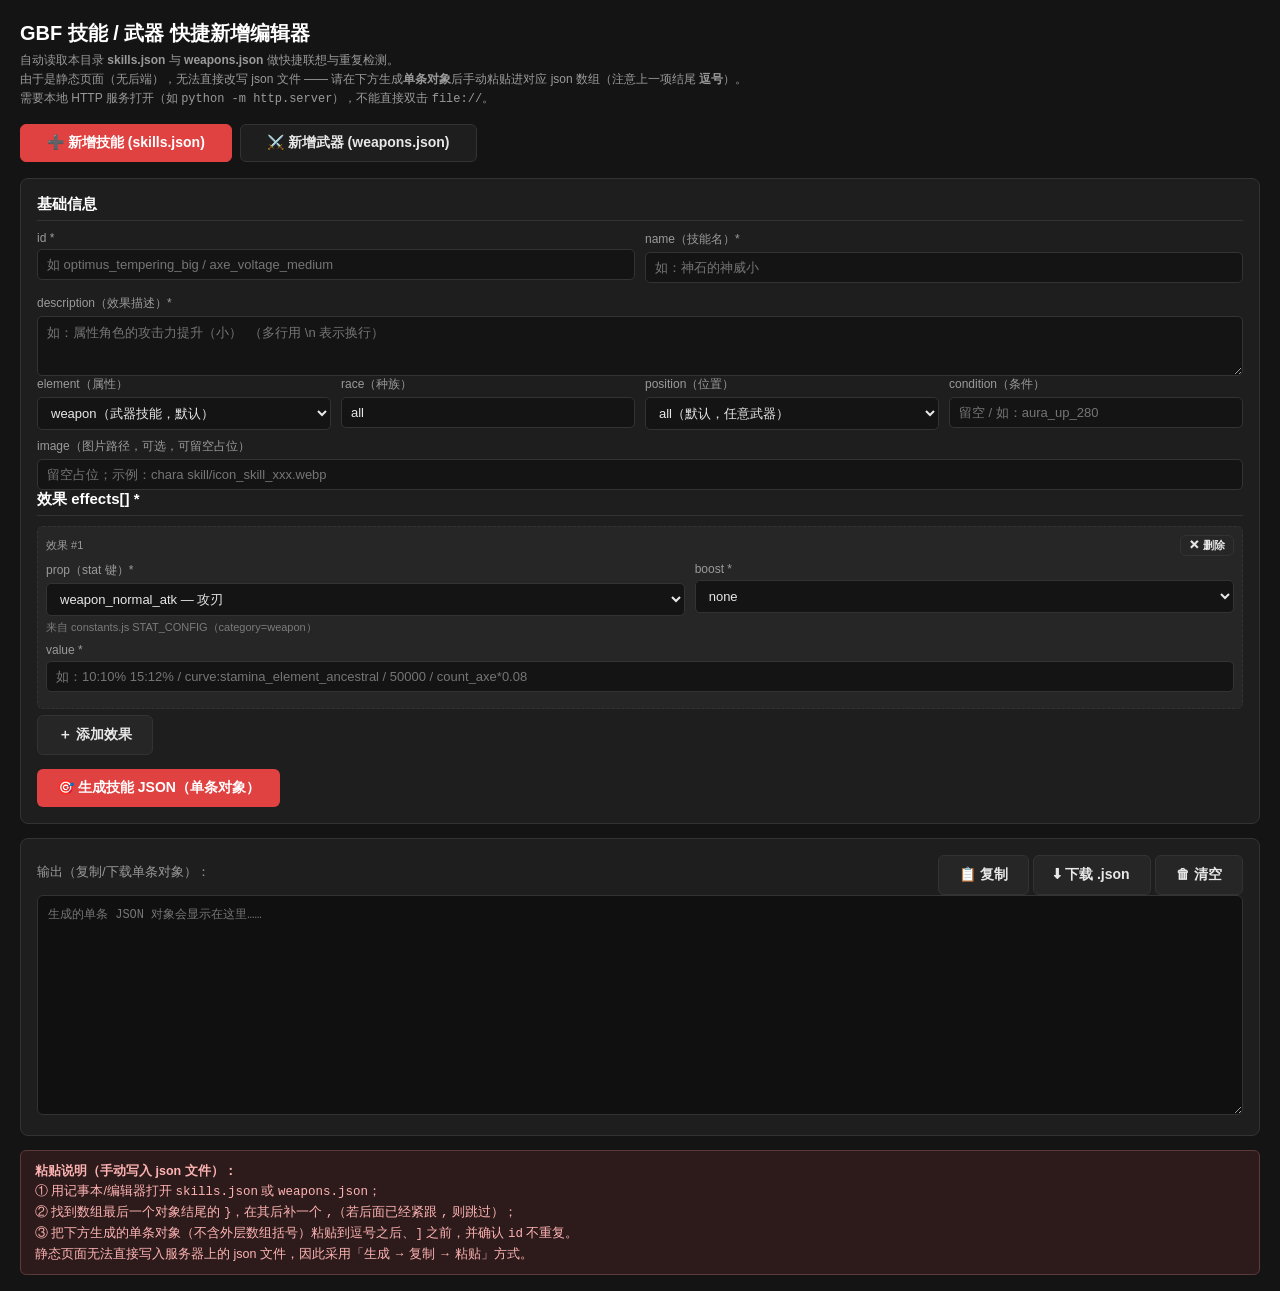
<file: 0215 copy/skill_weapon_editor.html>
<!DOCTYPE html>
<html lang="zh-CN">
<head>
<meta charset="UTF-8">
<meta name="viewport" content="width=device-width, initial-scale=1">
<title>GBF 技能/武器 快捷新增编辑器</title>
<style>
  :root{
    --bg:#141414; --panel:#1e1e1e; --panel2:#262626; --line:#333;
    --txt:#e8e8e8; --muted:#9a9a9a; --accent:#e04241; --ok:#4caf50;
  }
  *{box-sizing:border-box}
  body{font-family:'Microsoft YaHei','PingFang SC','Noto Sans CJK SC',sans-serif;background:var(--bg);color:var(--txt);margin:0;padding:20px;}
  h1{font-size:20px;margin:0 0 4px;color:#fff}
  .sub{color:var(--muted);font-size:12px;margin-bottom:14px;line-height:1.6}

  .tabs{display:flex;gap:8px;margin-bottom:16px}
  .tab{flex:0 1 auto;padding:9px 26px;border:1px solid var(--line);border-radius:6px;cursor:pointer;background:var(--panel);color:var(--txt);font-size:14px;font-weight:600;transition:.15s}
  .tab.active{background:var(--accent);color:#fff;border-color:var(--accent)}
  .tab:hover:not(.active){background:var(--panel2)}

  .card{background:var(--panel);border:1px solid var(--line);border-radius:8px;padding:16px;margin-bottom:14px}
  .card h2{font-size:15px;margin:0 0 10px;color:#fff;border-bottom:1px solid var(--line);padding-bottom:6px}

  .row{display:flex;flex-wrap:wrap;gap:10px;align-items:flex-start;margin-bottom:8px}
  .field{display:flex;flex-direction:column;gap:4px;flex:1 1 220px}
  .field label{font-size:12px;color:var(--muted);white-space:nowrap}
  .field input,.field select,.field textarea{
    background:#141414;color:var(--txt);border:1px solid var(--line);border-radius:5px;
    padding:7px 9px;font-size:13px;font-family:inherit;
  }
  .field textarea{min-height:60px;resize:vertical}
  .field .hint{font-size:11px;color:#7b7b7b}
  .field .dup{font-size:11px;color:#ffb648}

  .suggest{border:1px solid var(--accent);background:var(--panel2);border-radius:5px;max-height:150px;overflow:auto;display:none}
  .suggest .opt{display:block;padding:5px 9px;font-size:12px;color:var(--muted);cursor:pointer;border-bottom:1px solid var(--line)}
  .suggest .opt b{color:var(--txt)}
  .suggest .opt.sel{background:#333}

  button{background:var(--accent);color:#fff;border:none;border-radius:6px;padding:10px 20px;font-size:14px;font-weight:600;cursor:pointer}
  button.ghost{background:var(--panel2);color:var(--txt);border:1px solid var(--line)}
  button.small{background:var(--panel2);color:var(--txt);border:1px solid var(--line);font-size:12px;padding:5px 10px;border-radius:5px}

  .toolbar{display:flex;gap:8px;flex-wrap:wrap;margin-top:14px}
  .output{margin-top:14px}
  .output label{font-size:13px;color:var(--muted);display:block;margin-bottom:6px}
  .output textarea{width:100%;min-height:220px;background:#101010;color:#7ee787;border:1px solid var(--line);border-radius:6px;padding:10px;font-family:'Consolas','Menlo',monospace;font-size:12px;white-space:pre;resize:vertical;}

  .notice{background:#2d1a1a;border:1px solid #5a3a3a;color:#ffb4b4;border-radius:6px;padding:10px 14px;margin-top:14px;font-size:12.5px;line-height:1.6}

  .dynrow{border:1px dashed var(--line);border-radius:6px;padding:8px;margin-bottom:6px;background:var(--panel2)}
  .dynrow .head{display:flex;justify-content:space-between;align-items:center;margin-bottom:6px}
  .dynrow .head span{font-size:11px;color:var(--muted)}
  .dynrow .head button.ghost{padding:2px 8px;font-size:11px}

  .slot-preview{font-size:11px;color:var(--muted);margin-bottom:4px}
  .slot-preview span{color:#f5e08b}
  .slot-preview .desc{color:#b8b8b8}

  .switch{display:inline-flex;align-items:center;gap:6px;font-size:12px;color:var(--muted)}
  .switch input{accent-color:var(--accent)}
  table.mini{width:100%;border-collapse:collapse}
  table.mini td,table.mini th{border:1px solid var(--line);padding:6px;font-size:12px}
</style>
</head>
<body>
<h1>GBF 技能 / 武器 快捷新增编辑器</h1>
<div class="sub">
  自动读取本目录 <b>skills.json</b> 与 <b>weapons.json</b> 做快捷联想与重复检测。<br>
  由于是静态页面（无后端），无法直接改写 json 文件 —— 请在下方生成<b>单条对象</b>后手动粘贴进对应 json 数组（注意上一项结尾 <b>逗号</b>）。<br>
  需要本地 HTTP 服务打开（如 <code>python -m http.server</code>），不能直接双击 <code>file://</code>。
</div>

<div class="tabs">
  <div class="tab active" onclick="switchTab('skill')">➕ 新增技能 (skills.json)</div>
  <div class="tab" onclick="switchTab('weapon')">⚔️ 新增武器 (weapons.json)</div>
</div>

<!-- ============ 技能 Tab ============ -->
<div id="tab-skill" class="card">
  <h2>基础信息</h2>
  <div class="row">
    <div class="field">
      <label>id *</label>
      <input id="s_id" data-suggest="skillId" placeholder="如 optimus_tempering_big / axe_voltage_medium">
      <div class="dup" id="s_id_dup"></div>
      <div class="suggest" id="s_id_sug"></div>
    </div>
    <div class="field">
      <label>name（技能名）*</label>
      <input id="s_name" data-suggest="skillName" placeholder="如：神石的神威小">
      <div class="dup" id="s_name_dup"></div>
      <div class="suggest" id="s_name_sug"></div>
    </div>
  </div>
  <div class="field">
    <label>description（效果描述）*</label>
    <textarea id="s_desc" rows="2" placeholder="如：属性角色的攻击力提升（小）  （多行用 \n 表示换行）"></textarea>
  </div>
  <div class="row">
    <div class="field">
      <label>element（属性）</label>
      <select id="s_element">
        <option value="weapon">weapon（武器技能，默认）</option>
        <option value="all">all（全属性）</option>
      </select>
    </div>
    <div class="field">
      <label>race（种族）</label>
      <input id="s_race" value="all" list="raceList">
      <datalist id="raceList"><option value="all"></datalist>
    </div>
    <div class="field">
      <label>position（位置）</label>
      <select id="s_position">
        <option value="all">all（默认，任意武器）</option>
        <option value="mc">mc（主角得意武器）</option>
      </select>
    </div>
    <div class="field">
      <label>condition（条件）</label>
      <input id="s_condition" placeholder="留空 / 如：aura_up_280">
    </div>
  </div>
  <div class="field">
    <label>image（图片路径，可选，可留空占位）</label>
    <input id="s_image" placeholder="留空占位；示例：chara skill/icon_skill_xxx.webp">
  </div>

  <h2>效果 effects[] *</h2>
  <div id="s_effects"></div>
  <button class="ghost" onclick="addEffect()">＋ 添加效果</button>

  <div class="toolbar">
    <button onclick="generateSkill()">🎯 生成技能 JSON（单条对象）</button>
  </div>
</div>

<!-- ============ 武器 Tab ============ -->
<div id="tab-weapon" class="card" style="display:none">
  <h2>基础信息</h2>
  <div class="row">
    <div class="field">
      <label>id *（英文/罗马音）</label>
      <input id="w_id" data-suggest="weaponId" placeholder="如：Skeletal Eclipse">
      <div class="dup" id="w_id_dup"></div>
      <div class="suggest" id="w_id_sug"></div>
    </div>
    <div class="field">
      <label>name *（中文名）</label>
      <input id="w_name" data-suggest="weaponName" placeholder="如：暗龙枪">
      <div class="dup" id="w_name_dup"></div>
      <div class="suggest" id="w_name_sug"></div>
    </div>
  </div>
  <div class="row">
    <div class="field">
      <label>type *（武器类型）</label>
      <select id="w_type">
        <option value="sabre">剑 sabre</option>
        <option value="dagger">短剑 dagger</option>
        <option value="spear">枪 spear</option>
        <option value="axe">斧 axe</option>
        <option value="staff">杖 staff</option>
        <option value="gun">铳 gun</option>
        <option value="fist">格斗 fist</option>
        <option value="bow">弓 bow</option>
        <option value="harp">琴 harp</option>
        <option value="katana">刀 katana</option>
      </select>
    </div>
    <div class="field">
      <label>element *（属性）</label>
      <select id="w_element">
        <option value="火">火</option><option value="水">水</option><option value="土">土</option>
        <option value="风">风</option><option value="光">光</option><option value="暗" selected>暗</option>
      </select>
    </div>
    <div class="field">
      <label>category *（分类）</label>
      <input id="w_category" data-suggest="weaponCategory" list="catList" placeholder="如：lm / fawu / 方阵 ..." value="lm">
      <datalist id="catList"></datalist>
      <div class="dup" id="w_category_dup"></div>
      <div class="suggest" id="w_category_sug"></div>
    </div>
    <div class="field">
      <label>image（图片路径，可选，留空占位）</label>
      <input id="w_image" placeholder="留空占位；示例：weapons/M_xxx.webp">
    </div>
  </div>

  <h2>基础数值 stats</h2>
  <div class="row">
    <div class="field"><label>hp</label><input id="w_hp" type="text" inputmode="decimal" placeholder="请输入基准 HP"></div>
    <div class="field"><label>atk</label><input id="w_atk" type="text" inputmode="decimal" placeholder="请输入基准 atk"></div>
    <div class="field"><label>max_level</label><input id="w_maxlevel" type="text" inputmode="decimal" value="150"></div>
    <div class="field"><label>weapon_multiplier（奥义倍率）</label><input id="w_multiply" type="text" inputmode="decimal" value="5"></div>
    <div class="field"><label>ca_fixed（奥义固定值）</label><input id="w_cafixed" type="text" inputmode="decimal" value="4000"></div>
    <div class="field"><label>allow_extra（容许 +）</label>
      <select id="w_allowextra"><option value="false">false</option><option value="true">true</option></select>
    </div>
  </div>

  <h2>技能槽 skill_slots（下拉选择已有技能）</h2>
  <div class="notice" style="font-size:12px">
    每个槽可用下拉选择<b>已存在</b>的技能（显示「技能名 — 效果」）。默认是<b>固定技能</b>；勾选「可选槽」后改为多选 options。
  </div>
  <div id="w_slots"></div>
  <button class="ghost" onclick="addSlot()">＋ 添加技能槽</button>

  <div class="toolbar">
    <button onclick="generateWeapon()">🎯 生成武器 JSON（单条对象）</button>
  </div>
</div>

<!-- ============ 输出 ============ -->
<div class="card output">
  <div style="display:flex;justify-content:space-between;align-items:center;gap:8px;flex-wrap:wrap">
    <label>输出（复制/下载单条对象）：</label>
    <div>
      <button class="ghost" onclick="copyOut()">📋 复制</button>
      <button class="ghost" onclick="downloadOut()">⬇ 下载 .json</button>
      <button class="ghost" onclick="clearOut()">🗑 清空</button>
    </div>
  </div>
  <textarea id="output" placeholder="生成的单条 JSON 对象会显示在这里……"></textarea>
  <div id="output-msg"></div>
</div>

<div class="notice">
  <b>粘贴说明（手动写入 json 文件）：</b><br>
  ① 用记事本/编辑器打开 <code>skills.json</code> 或 <code>weapons.json</code>；<br>
  ② 找到数组最后一个对象结尾的 <code>}</code>，在其后补一个 <code>,</code>（若后面已经紧跟 <code>,</code> 则跳过）；<br>
  ③ 把下方生成的单条对象（不含外层数组括号）粘贴到逗号之后、<code>]</code> 之前，并确认 <code>id</code> 不重复。<br>
  静态页面无法直接写入服务器上的 json 文件，因此采用「生成 → 复制 → 粘贴」方式。
</div>

<script>
/* =====================================================================
 * 数据加载：读取本目录 skills.json / weapons.json / js/constants.js
 * 纯静态页无法直接写文件，仅用于联想与重复检测。
 * ===================================================================== */
let SKILLS = [], WEAPONS = [], STAT_CONFIG = [];
let dataReady = false;

const STAT_CONFIG_FALLBACK = [
  ["weapon_normal_atk","攻刃","percent"],["weapon_omega_atk","M攻刃","percent"],
  ["weapon_odious_atk","od攻刃","percent"],["weapon_ex_atk","ex攻刃","percent"],
  ["weapon_special_ex_atk","ex攻刃（特殊）","percent"],["weapon_normal_stamina","浑身","percent"],
  ["weapon_omega_stamina","M浑身","percent"],["weapon_normal_enmity","背水","percent"],
  ["weapon_omega_enmity","M背水","percent"],["weapon_element_atk","属性攻击","percent"],
  ["weapon_progression_element_atk","属性攻击（进境）","percent"],["weapon_critical_hit_rate","暴击率","percent"],
  ["weapon_counter_rate","反击发生率","percent"],["weapon_counter_dmg","反击伤害增加","percent"],
  ["weapon_da","da几率","percent"],["weapon_ta","ta几率","percent"],
  ["weapon_enhance_optimus","神石","percent"],["weapon_enhance_omega","方阵","percent"],
  ["weapon_elem_bonus_na","平a属性追击","percent"],["weapon_elem_bonus_ca","奥义属性追击","percent"],
  ["weapon_elem_bonus_skill","技能属性追击","percent"],["weapon_hp","hp","percent"],
  ["weapon_hp_cut","hp减少","percent"],["weapon_hp_dmg","hp开局减少","percent"],
  ["weapon_turn_dmg","hp每回合减少","percent"],["weapon_heal","回复力","percent"],
  ["weapon_heal_cap","回复上限","percent"],["weapon_def","防御","percent"],
  ["weapon_hit_to_def","防御下降","percent"],["weapon_dmg_reduce","先制的防壁","percent"],
  ["weapon_element_reduce","属性伤害减轻","percent"],["weapon_dodge_all","全回避发生率","percent"],
  ["weapon_dodge_rate","回避率","percent"],["weapon_hostility","敌对心","percent"],
  ["weapon_debuff_resistance","弱体耐性","percent"],["weapon_turn_dmg_reduce","回合类伤害减轻","percent"],
  ["weapon_dmg_cap","全上限","percent"],["weapon_special_dmg_cap","全上限（特殊）","percent"],
  ["weapon_dmg_amp","全伤害增幅","percent"],["weapon_dmg_to_elemental_amp","对有利属性伤害增幅","percent"],
  ["weapon_dmg_to_non_elemental_amp","对无属性伤害增幅","percent"],["weapon_na_dmg_cap","普通攻击伤害上限","percent"],
  ["weapon_na_dmg_amp","普通攻击伤害增幅","percent"],["weapon_na_ranshu","平A乱击段数","fixed"],
  ["weapon_skill_dmg","技能伤害提升","percent"],["weapon_ca_dmg","奥义伤害","percent"],
  ["weapon_skill_dmg_cap","技能伤害上限","percent"],["weapon_ca_dmg_cap","奥义伤害上限","percent"],
  ["weapon_special_skill_dmg_cap","技能伤害上限（特殊）","percent"],["weapon_skill_dmg_amp","技能伤害增幅","percent"],
  ["weapon_special_skill_dmg_amp","技能伤害增幅（特殊）","percent"],["weapon_special_ca_dmg_cap","奥义伤害上限（特殊）","percent"],
  ["weapon_special_na_dmg_amp","普通攻击伤害增幅（特殊）","percent"],["weapon_special_ca_dmg_amp","奥义伤害增幅（特殊）","percent"],
  ["weapon_special_skill_dmg_supp","技能伤害上升（特殊）","fixed"],["weapon_cb_dmg","CB伤害","percent"],
  ["weapon_cb_dmg_cap","CB伤害上限","percent"],["weapon_cb_dmg_amp","CB伤害增幅","percent"],
  ["weapon_fc_dmg_amp","致命连锁伤害增幅","percent"],["weapon_critical_hit_amp","暴击时伤害增幅","percent"],
  ["weapon_dmg_supp","全伤害上升","fixed"],["weapon_na_dmg_supp","普通攻击伤害上升","fixed"],
  ["weapon_special_na_dmg_supp","普通攻击伤害上升（特殊）","fixed"],["weapon_skill_dmg_supp","技能伤害上升","fixed"],
  ["weapon_skill_special_dmg_supp","技能伤害上升（特殊）","fixed"],["weapon_ca_dmg_supp","奥义伤害上升","fixed"],
  ["weapon_special_ca_dmg_supp","奥义伤害上升（特殊）","fixed"],["weapon_skill_hit_rate","技能命中率","percent"],
  ["weapon_debuff_success_rate","弱体成功率","percent"],["weapon_charge_gain","奥义值上升量","percent"],
  ["weapon_def_ignore","无视防御","percent"],["weapon_ax_atk","附魔攻击力","percent"],
  ["weapon_ax_stamina","附魔浑身","percent"],["weapon_ax_enmity","附魔背水","percent"],
  ["weapon_ax_element_atk","附魔属攻","percent"],["weapon_ax_da","附魔da几率","percent"],
  ["weapon_ax_ta","附魔ta几率","percent"],["weapon_ax_hp","附魔hp","percent"],
  ["weapon_ax_heal","附魔治愈力","percent"],["weapon_ax_heal_cap","附魔治愈上限","percent"],
  ["weapon_ax_def","附魔防御","percent"],["weapon_ax_element_reduce","附魔全属性伤害减轻","percent"],
  ["weapon_ax_debuff_resistance","附魔弱体耐性","percent"],["weapon_ax_na_dmg_cap","附魔普通攻击伤害上限","percent"],
  ["weapon_ax_skill_dmg_cap","附魔技能伤害上限","percent"],["weapon_ax_ca_dmg","附魔奥义伤害","percent"],
  ["weapon_ax_ca_dmg_cap","附魔奥义伤害上限","percent"],["weapon_ax_skill_dmg_supp","附魔技能伤害上升","fixed"],
  ["weapon_ax_ca_dmg_supp","附魔奥义伤害上升","fixed"],["weapon_ax_exp_gain","附魔经验加成","percent"],
  ["weapon_ax_rupie_gain","附魔卢布获取量加成","percent"],["weapon_des_bonus_na","平a破坏属性追击","percent"],
  ["weapon_des_bonus_ca","奥义破坏属性追击","percent"],["weapon_des_bonus_skill","技能破坏属性追击","percent"],
  ["weapon_shuichong_bonus_na","水铳sa属性追击","percent"]
];

async function loadData(){
  try{
    const [s, w] = await Promise.all([
      fetch('./skills.json').then(r=>r.ok?r.json():[]).catch(()=>[]),
      fetch('./weapons.json').then(r=>r.ok?r.json():[]).catch(()=>[])
    ]);
    if(Array.isArray(s)) SKILLS = s;
    if(Array.isArray(w)) WEAPONS = w;
    STAT_CONFIG = STAT_CONFIG_FALLBACK.map((x,i)=>({key:x[0],label:x[1],format:x[2]}));
    fillCats();
    document.title += '（已加载 ' + SKILLS.length + ' 技能 / ' + WEAPONS.length + ' 武器）';
  }catch(e){ STAT_CONFIG = STAT_CONFIG_FALLBACK.map((x,i)=>({key:x[0],label:x[1],format:x[2]})); }
  dataReady = true;
  refreshAllSlotOptions();
}
function fillCats(){
  const set = [...new Set(WEAPONS.map(w=>w.category).filter(Boolean))];
  const dl = document.getElementById('catList');
  if(dl) dl.innerHTML = set.map(c=>`<option value="${esc(c)}"></option>`).join('');
}
function esc(s){ return String(s).replace(/&/g,'&amp;').replace(/</g,'&lt;').replace(/>/g,'&gt;').replace(/"/g,'&quot;'); }

/* ================= Tab 切换 ================= */
function switchTab(t){
  document.getElementById('tab-skill').style.display = t==='skill'?'':'none';
  document.getElementById('tab-weapon').style.display = t==='weapon'?'':'none';
  const tabs = document.querySelectorAll('.tab');
  tabs[0].classList.toggle('active', t==='skill');
  tabs[1].classList.toggle('active', t==='weapon');
}

/* ================= 快捷联想（输入时列出已有数据） ================= */
function skillIdList(){
  const q = (document.getElementById('s_id').value||'').trim().toLowerCase();
  const el = document.getElementById('s_id_sug');
  if(!q){ el.innerHTML=''; el.style.display='none'; return; }
  const hit = SKILLS.filter(x=>(x.id||'').toLowerCase().includes(q)).slice(0,15);
  if(!hit.length){ el.innerHTML='<div class="opt">无匹配，可用新 id</div>'; el.style.display='block'; return; }
  el.innerHTML = hit.map(x=>`<div class="opt" onclick="pickSkillId('${esc(x.id)}')">${esc(x.id)} — <b>${esc(x.name)}</b></div>`).join('');
  el.style.display='block';
  const dup = document.getElementById('s_id_dup');
  dup.textContent = SKILLS.some(x=>x.id===document.getElementById('s_id').value)? '⚠ 该 id 已存在' : '';
}
function pickSkillId(v){ document.getElementById('s_id').value=v; skillIdList(); document.getElementById('s_id_sug').style.display='none'; }

function skillNameList(){
  const q = (document.getElementById('s_name').value||'').trim();
  const el = document.getElementById('s_name_sug');
  if(!q){ el.innerHTML=''; el.style.display='none'; return; }
  const hit = SKILLS.filter(x=>(x.name||'').includes(q)).slice(0,15);
  if(!hit.length){ el.innerHTML='<div class="opt">无匹配</div>'; el.style.display='block'; return; }
  el.innerHTML = hit.map(x=>`<div class="opt" onclick="pickSkillName('${esc(x.name)}')">${esc(x.id)} — <b>${esc(x.name)}</b></div>`).join('');
  el.style.display='block';
  document.getElementById('s_name_dup').textContent =
    SKILLS.some(x=>x.name===document.getElementById('s_name').value) ? '⚠ 同名技能已存在' : '';
}
function pickSkillName(v){ document.getElementById('s_name').value=v; document.getElementById('s_name_sug').style.display='none'; }

function weaponIdList(){
  const q = (document.getElementById('w_id').value||'').trim().toLowerCase();
  const el = document.getElementById('w_id_sug');
  if(!q){ el.innerHTML=''; el.style.display='none'; return; }
  const hit = WEAPONS.filter(x=>(x.id||'').toLowerCase().includes(q)).slice(0,15);
  if(!hit.length){ el.innerHTML='<div class="opt">无匹配，可用新 id</div>'; el.style.display='block'; return; }
  el.innerHTML = hit.map(x=>`<div class="opt" onclick="pickWeaponId('${esc(x.id)}')">${esc(x.id)} — <b>${esc(x.name)}</b></div>`).join('');
  el.style.display='block';
  document.getElementById('w_id_dup').textContent =
    WEAPONS.some(x=>x.id===document.getElementById('w_id').value) ? '⚠ 该 id 已存在' : '';
}
function pickWeaponId(v){ document.getElementById('w_id').value=v; document.getElementById('w_id_sug').style.display='none'; }

function weaponNameList(){
  const q = (document.getElementById('w_name').value||'').trim();
  const el = document.getElementById('w_name_sug');
  if(!q){ el.innerHTML=''; el.style.display='none'; return; }
  const hit = WEAPONS.filter(x=>(x.name||'').includes(q)).slice(0,10);
  if(!hit.length){ el.innerHTML='<div class="opt">无匹配</div>'; el.style.display='block'; return; }
  el.innerHTML = hit.map(x=>`<div class="opt" onclick="pickWeaponName('${esc(x.name)}')">${esc(x.id)} — <b>${esc(x.name)}</b></div>`).join('');
  el.style.display='block';
  document.getElementById('w_name_dup').textContent =
    WEAPONS.some(x=>x.name===document.getElementById('w_name').value) ? '⚠ 同名武器已存在' : '';
}
function pickWeaponName(v){ document.getElementById('w_name').value=v; document.getElementById('w_name_sug').style.display='none'; }

function weaponCatList(){
  const q = (document.getElementById('w_category').value||'').trim();
  const el = document.getElementById('w_category_sug');
  if(!q){ el.innerHTML=''; el.style.display='none'; return; }
  const cats = [...new Set(WEAPONS.map(x=>x.category).filter(c=>c&&c.includes(q)))].slice(0,10);
  if(!cats.length){ el.innerHTML='<div class="opt">无匹配分类（可新建）</div>'; el.style.display='block'; return; }
  el.innerHTML = cats.map(c=>`<div class="opt" onclick="pickCat('${esc(c)}')">${esc(c)}</div>`).join('');
  el.style.display='block';
}
function pickCat(v){ document.getElementById('w_category').value=v; document.getElementById('w_category_sug').style.display='none'; }

/* ================= 效果 effects 动态行 ================= */
let effectCount = 0;
function addEffect(data){
  const box = document.getElementById('s_effects');
  const wrap = document.createElement('div');
  wrap.className = 'dynrow';
  wrap.id = 'effrow_' + (++effectCount);
  const opts = STAT_CONFIG.map(c=>`<option value="${esc(c.key)}" ${data&&data.prop===c.key?'selected':''}>${esc(c.key)} — ${esc(c.label)}</option>`).join('');
  wrap.innerHTML =
    '<div class="head"><span>效果 #' + effectCount + '</span>' +
    '<button class="ghost" onclick="removeRow(this)">✕ 删除</button></div>' +
    '<div class="row">' +
      '<div class="field" style="flex:2"><label>prop（stat 键）*</label><select class="effect-prop">' + opts + '</select>' +
        '<div class="hint">来自 constants.js STAT_CONFIG（category=weapon）</div></div>' +
      '<div class="field"><label>boost *</label><select class="effect-boost">' +
        '<option value="none">none</option><option value="optimus">optimus（神石）</option><option value="omega">omega（方阵）</option></select></div>' +
    '</div>' +
    '<div class="row">' +
      '<div class="field" style="flex:2"><label>value *</label><input class="effect-value" placeholder="如：10:10% 15:12% / curve:stamina_element_ancestral / 50000 / count_axe*0.08"></div>' +
    '</div>';
  if(data){
    wrap.querySelector('.effect-boost').value = data.boost || 'none';
    wrap.querySelector('.effect-value').value = data.value || '';
  }
  box.appendChild(wrap);
}
function removeRow(btn){ btn.closest('.dynrow').remove(); }
function collectEffects(){
  return [...document.querySelectorAll('#s_effects .dynrow')].map(w=>({
    prop: w.querySelector('.effect-prop').value,
    boost: w.querySelector('.effect-boost').value,
    value: w.querySelector('.effect-value').value.trim()
  }));
}

/* ================= 武器技能槽 skill_slots 动态行（下拉选择已有技能） ================= */
function skillOptionHtml(selId){
  // 单条 option：技能名 — 效果描述（第一行）
  const opts = SKILLS.map(x=>{
    const k = x.id;
    const nm = x.name || x.id;
    const desc0 = (x.description || '').split('\n')[0] || '';
    return `<option value="${esc(k)}" ${k===selId?'selected':''}>${esc(nm)} — ${esc(desc0)}</option>`;
  }).join('');
  return opts;
}
function skillDescPreview(skillId){
  const x = SKILLS.find(s=>s.id===skillId);
  if(!x) return '<span style="color:#ff8080">⚠ 未匹配到该技能（请确认 id 已在 skills.json 中）</span>';
  return '<span>' + esc(x.name||x.id) + '</span><span class="desc"> — ' + esc(x.description||'(无描述)') + '</span>';
}

let slotCount = 0;
function addSlot(data){
  const box = document.getElementById('w_slots');
  const wrap = document.createElement('div');
  wrap.className = 'dynrow';
  wrap.id = 'slotrow_' + (++slotCount);
  const isSlot = data && data.is_slot === true;
  const selId = data && !isSlot ? data.skill_id : '';
  const unlock = data ? (data.unlock_level ?? 0) : 0;
  wrap.innerHTML =
    '<div class="head">' +
      '<span>技能槽 #' + slotCount + '</span>' +
      '<div style="display:flex;gap:10px;align-items:center">' +
        '<label class="switch"><input type="checkbox" class="slot-isslot" onclick="toggleSlotMode(this)" ' + (isSlot?'checked':'') + '>可选槽(多选 options)</label>' +
        '<button class="ghost" onclick="removeRow(this)">✕ 删除</button>' +
      '</div>' +
    '</div>' +
    '<div class="slot-fixed">' +
      '<div class="field"><label>固定技能 skill_id（下拉选择已有技能）</label>' +
        '<select class="slot-skill" onchange="slotPreview(this)"><option value="">— 请选择技能 —</option>' + skillOptionHtml(selId) + '</select>' +
        '<div class="slot-preview" id="slotprev_' + slotCount + '"></div>' +
      '</div>' +
      '<div class="field" style="flex:0 0 160px"><label>unlock_level（解锁等级）</label><input type="number" class="slot-unlock" value="' + unlock + '" min="0"></div>' +
    '</div>' +
    '<div class="slot-opt" style="display:none">' +
      '<div class="field"><label>可选槽 options（按住 Ctrl 多选已有技能，显示技能名 — 效果）</label>' +
        '<select multiple size="4" class="slot-options">' + skillOptionHtml(selId) + '</select>' +
      '</div>' +
    '</div>';
  box.appendChild(wrap);
  // 回填描述预览
  if(!isSlot && selId){
    const s = SKILLS.find(x=>x.id===selId);
    if(s) wrap.querySelector('.slot-preview').innerHTML = skillDescPreview(selId);
  }
  if(isSlot && data && Array.isArray(data.options)){
    const sel = new Set(data.options);
    [...wrap.querySelectorAll('.slot-options option')].forEach(o=>{ if(sel.has(o.value)) o.selected=true; });
  }
}
function toggleSlotMode(cb){
  const wrap = cb.closest('.dynrow');
  const mode = cb.checked;
  wrap.querySelector('.slot-fixed').style.display = mode?'none':'';
  wrap.querySelector('.slot-opt').style.display = mode?'':'none';
}
function slotPreview(sel){
  const wrap = sel.closest('.dynrow');
  const box = wrap.querySelector('.slot-preview');
  if(!sel.value){ box.innerHTML=''; box.style.display='none'; return; }
  box.innerHTML = skillDescPreview(sel.value);
  box.style.display='';
}
function collectSlots(){
  return [...document.querySelectorAll('#w_slots .dynrow')].map(w=>{
    const isSlot = w.querySelector('.slot-isslot').checked;
    const unlock = parseInt(w.querySelector('.slot-unlock').value) || 0;
    if(isSlot){
      const sel = [...w.querySelectorAll('.slot-options option')].filter(o=>o.selected).map(o=>o.value);
      const o = { is_slot: true, options: sel, unlock_level: unlock };
      if(!sel.length) delete o.options;
      return o;
    }
    return { is_slot: false, skill_id: w.querySelector('.slot-skill').value, unlock_level: unlock };
  }).filter(x=>x);
}

/* 数据加载完成后刷新所有已存在技能槽下拉的选项（保留当前选中） */
function refreshAllSlotOptions(){
  document.querySelectorAll('#w_slots .dynrow').forEach(w=>{
    // 回填前保留选中值
    const fixedSel = w.querySelector('.slot-skill').value;
    const optSel = [...w.querySelectorAll('.slot-options option')].filter(o=>o.selected).map(o=>o.value);
    // 重建固定技能下拉
    const cur = w.querySelector('.slot-skill').value;
    w.querySelector('.slot-skill').innerHTML =
      '<option value="">— 请选择技能 —</option>' + skillOptionHtml(cur);
    // 重建多选下拉
    w.querySelector('.slot-options').innerHTML = skillOptionHtml('');
    [...w.querySelectorAll('.slot-options option')].forEach(o=>{ if(optSel.indexOf(o.value)>-1) o.selected=true; });
    if(fixedSel){
      w.querySelector('.slot-skill').value = fixedSel;
      const p = w.querySelector('.slot-preview');
      p.innerHTML = skillDescPreview(fixedSel);
      p.style.display = '';
    }
  });
}

/* ================= 生成 技能 JSON ================= */
function generateSkill(){
  const id = document.getElementById('s_id').value.trim();
  const name = document.getElementById('s_name').value.trim();
  const el = document.getElementById('s_desc').value;
  if(!id){ alert('请填写技能 id'); return; }
  if(!name){ alert('请填写技能 name'); return; }
  const effects = collectEffects().filter(e=>e.value && e.prop);
  if(!effects.length){ alert('请至少添加一个有效 effect（prop + value）'); return; }
  const obj = {
    id,
    name,
    description: el,
    image: document.getElementById('s_image').value.trim(),
    element: document.getElementById('s_element').value,
    race: document.getElementById('s_race').value.trim() || 'all',
    position: document.getElementById('s_position').value,
    condition: document.getElementById('s_condition').value.trim(),
    effects
  };
  const pre = document.getElementById('output');
  pre.value = JSON.stringify(obj, null, 2);
  setMsg('✅ 已生成技能单条对象（共 ' + effects.length + ' 个效果）');
  pre.focus(); pre.select();
}

/* ================= 生成 武器 JSON ================= */
function generateWeapon(){
  const id = document.getElementById('w_id').value.trim();
  const name = document.getElementById('w_name').value.trim();
  if(!id){ alert('请填写武器 id'); return; }
  if(!name){ alert('请填写武器 name'); return; }
  const slots = collectSlots();
  if(slots.some(s=>!s.is_slot && !s.skill_id)){
    alert('⚠ 存在未选择固定技能的槽位，将生成时留空 skill_id，请自行检查。');
  }
  const obj = {
    id,
    name,
    type: document.getElementById('w_type').value,
    element: document.getElementById('w_element').value,
    category: document.getElementById('w_category').value.trim() || 'lm',
    image: document.getElementById('w_image').value.trim(),
    stats: {
      hp: parseFloat(document.getElementById('w_hp').value) || 0,
      atk: parseFloat(document.getElementById('w_atk').value) || 0,
      max_level: parseInt(document.getElementById('w_maxlevel').value) || 150,
      allow_extra: document.getElementById('w_allowextra').value === 'true',
      weapon_multiplier: parseFloat(document.getElementById('w_multiply').value) || 0,
      ca_fixed: parseInt(document.getElementById('w_cafixed').value) || 0
    },
    skill_slots: slots.filter(s=>s.is_slot || (s.skill_id && s.skill_id!=='')).map(s=>
      s.is_slot
        ? { is_slot: true, options: (s.options&&s.options.length)?s.options:undefined, unlock_level: s.unlock_level }
        : { is_slot: false, skill_id: s.skill_id, unlock_level: s.unlock_level }
    )
  };
  const pre = document.getElementById('output');
  // 由于用了 undefined，需手动清理空可选槽 options
  for(const sl of obj.skill_slots){ if(sl.is_slot && !sl.options) delete sl.options; }
  pre.value = JSON.stringify(obj, null, 2);
  setMsg('✅ 已生成武器单条对象（' + obj.skill_slots.length + ' 个技能槽，其中可选槽 ' + obj.skill_slots.filter(s=>s.is_slot).length + ' 个）');
  pre.focus(); pre.select();
}

/* ================= 输出区：复制 / 下载 / 清空 ================= */
function setMsg(t, isErr){
  document.getElementById('output-msg').innerHTML =
    (isErr?'❌ ':'') + t;
}
function copyOut(){
  const t = document.getElementById('output').value;
  if(!t){ setMsg('没有可复制的内容', true); return; }
  if(navigator.clipboard && navigator.clipboard.writeText){
    navigator.clipboard.writeText(t).then(()=>setMsg('已复制到剪贴板')).catch(()=>fallbackCopy(t));
  } else fallbackCopy(t);
}
function fallbackCopy(t){
  const ta = document.getElementById('output');
  ta.focus(); ta.select();
  try{ document.execCommand('copy'); setMsg('已复制到剪贴板（兼容方式）'); }
  catch(e){ setMsg('复制失败，请手动全选复制', true); }
}
function downloadOut(){
  const t = document.getElementById('output').value;
  if(!t){ setMsg('没有可下载的内容', true); return; }
  const blob = new Blob([t], {type:'application/json;charset=utf-8'});
  const a = document.createElement('a');
  a.href = URL.createObjectURL(blob);
  a.download = 'new_entry.json';
  a.click();
  URL.revokeObjectURL(a.href);
  setMsg('已下载 new_entry.json');
}
function clearOut(){ document.getElementById('output').value=''; setMsg(''); }

/* ================= 事件绑定 & 初始化 ================= */
document.addEventListener('DOMContentLoaded', async ()=>{
  await loadData();
  addEffect();
  addSlot();
  const binds = [
    ['s_id','s_id_sug', skillIdList], ['s_name','s_name_sug', skillNameList],
    ['w_id','w_id_sug', weaponIdList], ['w_name','w_name_sug', weaponNameList],
    ['w_category','w_category_sug', weaponCatList]
  ];
  for(const [inp, sug, fn] of binds){
    document.getElementById(inp).addEventListener('input', ()=>{ fn(); });
    document.getElementById(inp).addEventListener('blur', ()=>{ setTimeout(()=>{ document.getElementById(sug).style.display='none'; }, 150); });
  }
  window._guessSkill = (prefix)=>{   // 可为 skills.json 新条目建议 id 前缀
    const matches = SKILLS.filter(x=>(x.id||'').startsWith(prefix)).map(x=>x.id);
    return matches.slice(0,5);
  };
});
</script>
</body>
</html>
</file>
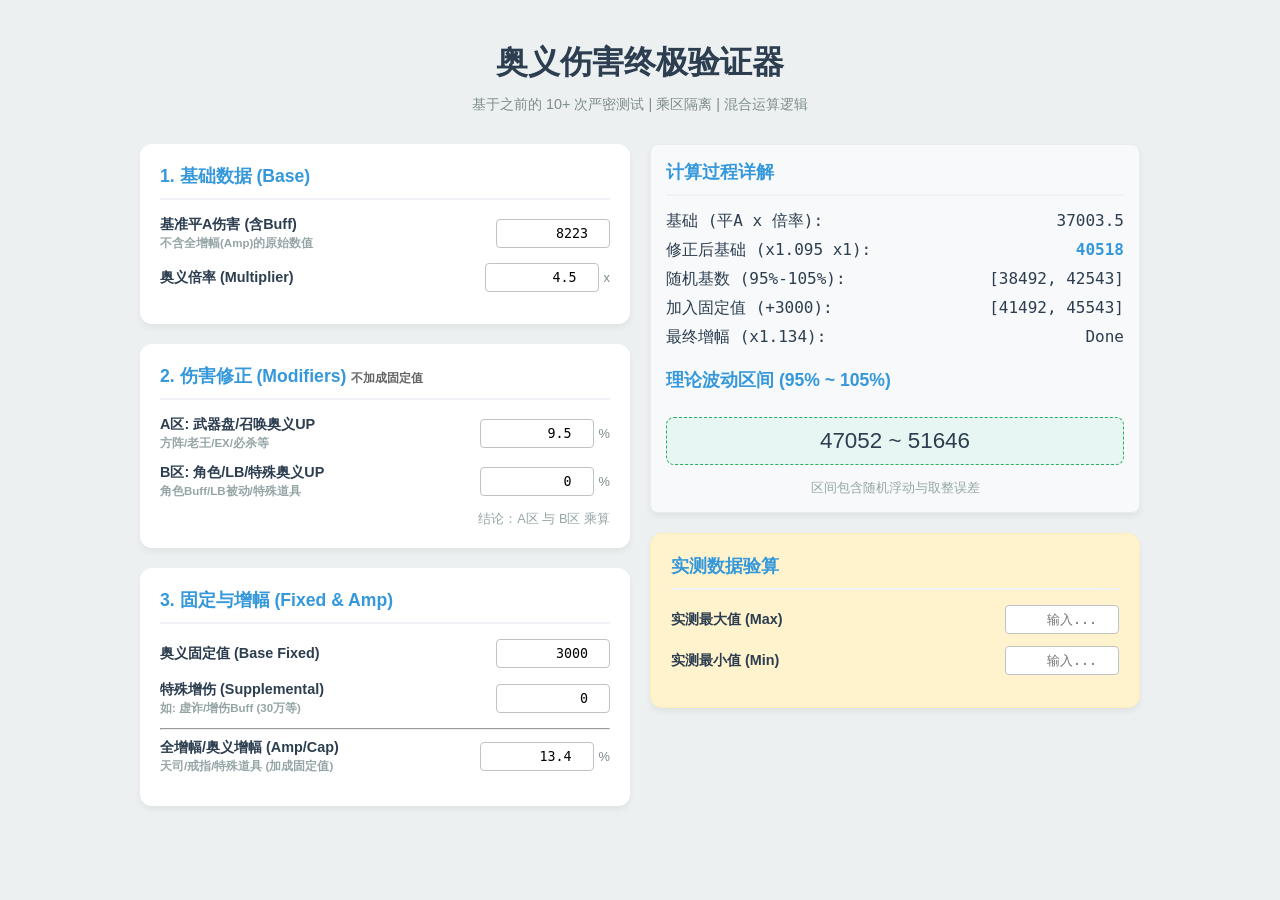
<file: 测试工具/ca_test.html>
<!DOCTYPE html>
<html lang="zh-CN">
<head>
    <meta charset="UTF-8">
    <meta name="viewport" content="width=device-width, initial-scale=1.0">
    <title>奥义伤害终极验证器 (Research Edition)</title>
    <style>
        :root {
            --primary: #3498db;
            --success: #27ae60;
            --danger: #c0392b;
            --bg: #ecf0f1;
            --card-bg: #ffffff;
        }
        body {
            font-family: "Segoe UI", "Microsoft YaHei", sans-serif;
            background-color: var(--bg);
            color: #2c3e50;
            max-width: 1000px;
            margin: 0 auto;
            padding: 20px;
        }
        h1 { text-align: center; color: #2c3e50; margin-bottom: 10px; }
        .subtitle { text-align: center; color: #7f8c8d; font-size: 0.9em; margin-bottom: 30px; }
        
        .grid-container {
            display: grid;
            grid-template-columns: 1fr 1fr;
            gap: 20px;
        }
        @media (max-width: 768px) { .grid-container { grid-template-columns: 1fr; } }

        .card {
            background: var(--card-bg);
            padding: 20px;
            border-radius: 12px;
            box-shadow: 0 4px 6px rgba(0,0,0,0.05);
            margin-bottom: 20px;
        }
        .card-header {
            border-bottom: 2px solid #f0f2f5;
            padding-bottom: 10px;
            margin-bottom: 15px;
            font-weight: bold;
            font-size: 1.1em;
            color: var(--primary);
        }

        .input-row {
            display: flex;
            justify-content: space-between;
            align-items: center;
            margin-bottom: 12px;
        }
        label { font-size: 0.9em; font-weight: 600; }
        input[type="number"] {
            width: 100px;
            padding: 6px;
            border: 1px solid #bdc3c7;
            border-radius: 4px;
            text-align: right;
            font-family: Consolas, monospace;
        }
        .unit { margin-left: 5px; color: #7f8c8d; font-size: 0.8em; width: 20px; }

        .result-box {
            background-color: #f8f9fa;
            border: 1px solid #e9ecef;
            padding: 15px;
            border-radius: 8px;
        }
        .result-row {
            display: flex;
            justify-content: space-between;
            margin-bottom: 8px;
            font-family: Consolas, monospace;
        }
        .highlight { font-weight: bold; color: var(--primary); }
        .final-range {
            font-size: 1.4em;
            text-align: center;
            color: #2c3e50;
            margin: 15px 0;
            padding: 10px;
            background: #e8f6f3;
            border-radius: 8px;
            border: 1px dashed var(--success);
        }

        .validation-section {
            background: #fff3cd;
            border: 1px solid #ffeeba;
        }
        .status-pass { color: var(--success); font-weight: bold; }
        .status-fail { color: var(--danger); font-weight: bold; }
        
        .note {
            font-size: 0.8em;
            color: #95a5a6;
            margin-top: 5px;
        }
    </style>
</head>
<body>

    <h1>奥义伤害终极验证器</h1>
    <div class="subtitle">基于之前的 10+ 次严密测试 | 乘区隔离 | 混合运算逻辑</div>

    <div class="grid-container">
        <div>
            <div class="card">
                <div class="card-header">1. 基础数据 (Base)</div>
                <div class="input-row">
                    <label>基准平A伤害 (含Buff)<br><span class="note">不含全增幅(Amp)的原始数值</span></label>
                    <div><input type="number" id="auto_dmg" value="8223" oninput="calc()"></div>
                </div>
                <div class="input-row">
                    <label>奥义倍率 (Multiplier)</label>
                    <div><input type="number" id="ougi_mult" value="4.5" step="0.1" oninput="calc()"><span class="unit">x</span></div>
                </div>
            </div>

            <div class="card">
                <div class="card-header">2. 伤害修正 (Modifiers) <span style="font-size:0.7em;color:#666">不加成固定值</span></div>
                <div class="input-row">
                    <label>A区: 武器盘/召唤奥义UP<br><span class="note">方阵/老王/EX/必杀等</span></label>
                    <div><input type="number" id="mod_grid" value="9.5" step="0.1" oninput="calc()"><span class="unit">%</span></div>
                </div>
                <div class="input-row">
                    <label>B区: 角色/LB/特殊奥义UP<br><span class="note">角色Buff/LB被动/特殊道具</span></label>
                    <div><input type="number" id="mod_char" value="0" step="0.1" oninput="calc()"><span class="unit">%</span></div>
                </div>
                <div class="note" style="text-align:right">结论：A区 与 B区 乘算</div>
            </div>

            <div class="card">
                <div class="card-header">3. 固定与增幅 (Fixed & Amp)</div>
                <div class="input-row">
                    <label>奥义固定值 (Base Fixed)</label>
                    <div><input type="number" id="fixed_val" value="3000" step="100" oninput="calc()"></div>
                </div>
                <div class="input-row">
                    <label>特殊增伤 (Supplemental)<br><span class="note">如: 虚诈/增伤Buff (30万等)</span></label>
                    <div><input type="number" id="fixed_supp" value="0" step="1000" oninput="calc()"></div>
                </div>
                <hr>
                <div class="input-row">
                    <label>全增幅/奥义增幅 (Amp/Cap)<br><span class="note">天司/戒指/特殊道具 (加成固定值)</span></label>
                    <div><input type="number" id="amp_total" value="13.4" step="0.1" oninput="calc()"><span class="unit">%</span></div>
                </div>
            </div>
        </div>

        <div>
            <div class="card result-box">
                <div class="card-header">计算过程详解</div>
                <div id="log_output"></div>
                
                <div class="card-header" style="margin-top:20px; border-bottom:none">理论波动区间 (95% ~ 105%)</div>
                <div class="final-range" id="final_range_display">
                    0 ~ 0
                </div>
                <div class="note" style="text-align:center">区间包含随机浮动与取整误差</div>
            </div>

            <div class="card validation-section">
                <div class="card-header">实测数据验算</div>
                <div class="input-row">
                    <label>实测最大值 (Max)</label>
                    <input type="number" id="obs_max" placeholder="输入..." oninput="verify()">
                </div>
                <div class="input-row">
                    <label>实测最小值 (Min)</label>
                    <input type="number" id="obs_min" placeholder="输入..." oninput="verify()">
                </div>
                <div id="verify_result" style="margin-top:10px; font-size:0.9em;"></div>
            </div>
        </div>
    </div>

    <script>
        function calc() {
            // 1. 获取输入
            const auto = parseFloat(document.getElementById('auto_dmg').value) || 0;
            const mult = parseFloat(document.getElementById('ougi_mult').value) || 0;
            
            const mod_grid = (parseFloat(document.getElementById('mod_grid').value) || 0) / 100;
            const mod_char = (parseFloat(document.getElementById('mod_char').value) || 0) / 100;
            
            const fixed_base = parseFloat(document.getElementById('fixed_val').value) || 0;
            const fixed_supp = parseFloat(document.getElementById('fixed_supp').value) || 0;
            
            const amp = (parseFloat(document.getElementById('amp_total').value) || 0) / 100;

            let log = "";

            // Step 1: 基础奥义
            // 逻辑: 平A * 倍率
            let base_raw = auto * mult;
            // 按照GBF习惯，这里可能保留小数或取整，根据之前的50099测试，中间步骤似乎保留了较高精度
            // 我们暂不取整，或者只在大步骤取整
            log += `<div class="result-row"><span>基础 (平A x 倍率):</span> <span>${base_raw.toFixed(1)}</span></div>`;

            // Step 2: 应用修正乘区 (Mods)
            // 逻辑: 武器盘 和 角色区 是乘算
            let mod_grid_mult = 1 + mod_grid;
            let mod_char_mult = 1 + mod_char;
            
            let base_modded = base_raw * mod_grid_mult * mod_char_mult;
            // 此处通常会做一次 floor，为了匹配高精度，我们先 Math.floor
            let base_modded_int = Math.floor(base_modded);
            
            log += `<div class="result-row"><span>修正后基础 (x${mod_grid_mult} x${mod_char_mult}):</span> <span class="highlight">${base_modded_int}</span></div>`;

            // Step 3: 随机浮动 (RNG)
            // 范围: 0.95 ~ 1.05 (只作用于基础)
            let base_min = Math.floor(base_modded_int * 0.95);
            let base_max = Math.floor(base_modded_int * 1.05);
            
            log += `<div class="result-row"><span>随机基数 (95%-105%):</span> <span>[${base_min}, ${base_max}]</span></div>`;

            // Step 4: 加入固定伤害 (Fixed)
            let total_fixed = fixed_base + fixed_supp;
            let pre_amp_min = base_min + total_fixed;
            let pre_amp_max = base_max + total_fixed;
            
            log += `<div class="result-row"><span>加入固定值 (+${total_fixed}):</span> <span>[${pre_amp_min}, ${pre_amp_max}]</span></div>`;

            // Step 5: 全增幅 (Amp)
            // 逻辑: 放大所有伤害，通常向上取整 Math.ceil
            let amp_mult = 1 + amp;
            
            // 为了匹配 50099 和 51648 的微小误差，这里可能涉及浮点运算
            // 我们提供一个允许误差范围 (±2)
            let final_min = Math.ceil(pre_amp_min * amp_mult);
            let final_max = Math.ceil(pre_amp_max * amp_mult);

            log += `<div class="result-row"><span>最终增幅 (x${amp_mult.toFixed(3)}):</span> <span>Done</span></div>`;

            document.getElementById('log_output').innerHTML = log;
            document.getElementById('final_range_display').innerText = `${final_min} ~ ${final_max}`;
            
            // 存储全局变量供验算用
            window.calcResult = { min: final_min, max: final_max };
            verify();
        }

        function verify() {
            const obs_max = parseFloat(document.getElementById('obs_max').value);
            const obs_min = parseFloat(document.getElementById('obs_min').value);
            const theory = window.calcResult;
            const output = document.getElementById('verify_result');
            
            if (!theory || (!obs_max && !obs_min)) {
                output.innerHTML = "";
                return;
            }

            let html = "<ul style='padding-left:20px; margin:0'>";

            // 验证最大值
            if (obs_max) {
                // 允许 0.2% 的误差或固定点数误差
                let diff = obs_max - theory.max;
                let status = "";
                if (obs_max > theory.max + 50) { // 严重超出
                     status = `<span class="status-fail">异常偏高 (可能是乘区判断错误)</span>`;
                } else if (obs_max > theory.max) { // 轻微超出 (可能是浮点误差)
                     status = `<span class="status-pass">基本吻合 (偏高 ${diff}，浮点误差)</span>`;
                } else if (obs_max >= theory.max * 0.995) { // 正常范围内
                     status = `<span class="status-pass">完美吻合 (误差 ${diff})</span>`;
                } else { // 没随到最大值
                     status = `<span style="color:orange">未触顶 (属正常运气)</span>`;
                }
                html += `<li>最大值: ${status}</li>`;
            }

            // 验证最小值
            if (obs_min) {
                let diff = obs_min - theory.min;
                let status = "";
                if (obs_min < theory.min - 50) {
                    status = `<span class="status-fail">异常偏低 (可能有未统计的Debuff)</span>`;
                } else if (obs_min < theory.min) {
                    status = `<span class="status-pass">基本吻合 (偏低 ${diff}，浮点误差)</span>`;
                } else if (obs_min <= theory.min * 1.005) {
                    status = `<span class="status-pass">完美吻合 (误差 ${diff})</span>`;
                } else {
                    status = `<span style="color:orange">未触底 (属正常运气)</span>`;
                }
                html += `<li>最小值: ${status}</li>`;
            }

            // 波动宽度检查 (Gap Check)
            if (obs_max && obs_min) {
                let obs_gap = obs_max - obs_min;
                let theory_gap = theory.max - theory.min;
                // 如果实测波动 大于 理论波动，说明基础伤害算小了 (加算变乘算)
                if (obs_gap > theory_gap + 100) {
                    html += `<li><span class="status-fail">警告: 实测波动幅度(${obs_gap}) > 理论幅度(${theory_gap})。这意味着你的基础倍率可能设置低了（检查是否混淆了加算/乘算）。</span></li>`;
                }
            }

            html += "</ul>";
            output.innerHTML = html;
        }

        // Init
        calc();
    </script>
</body>
</html>
</file>
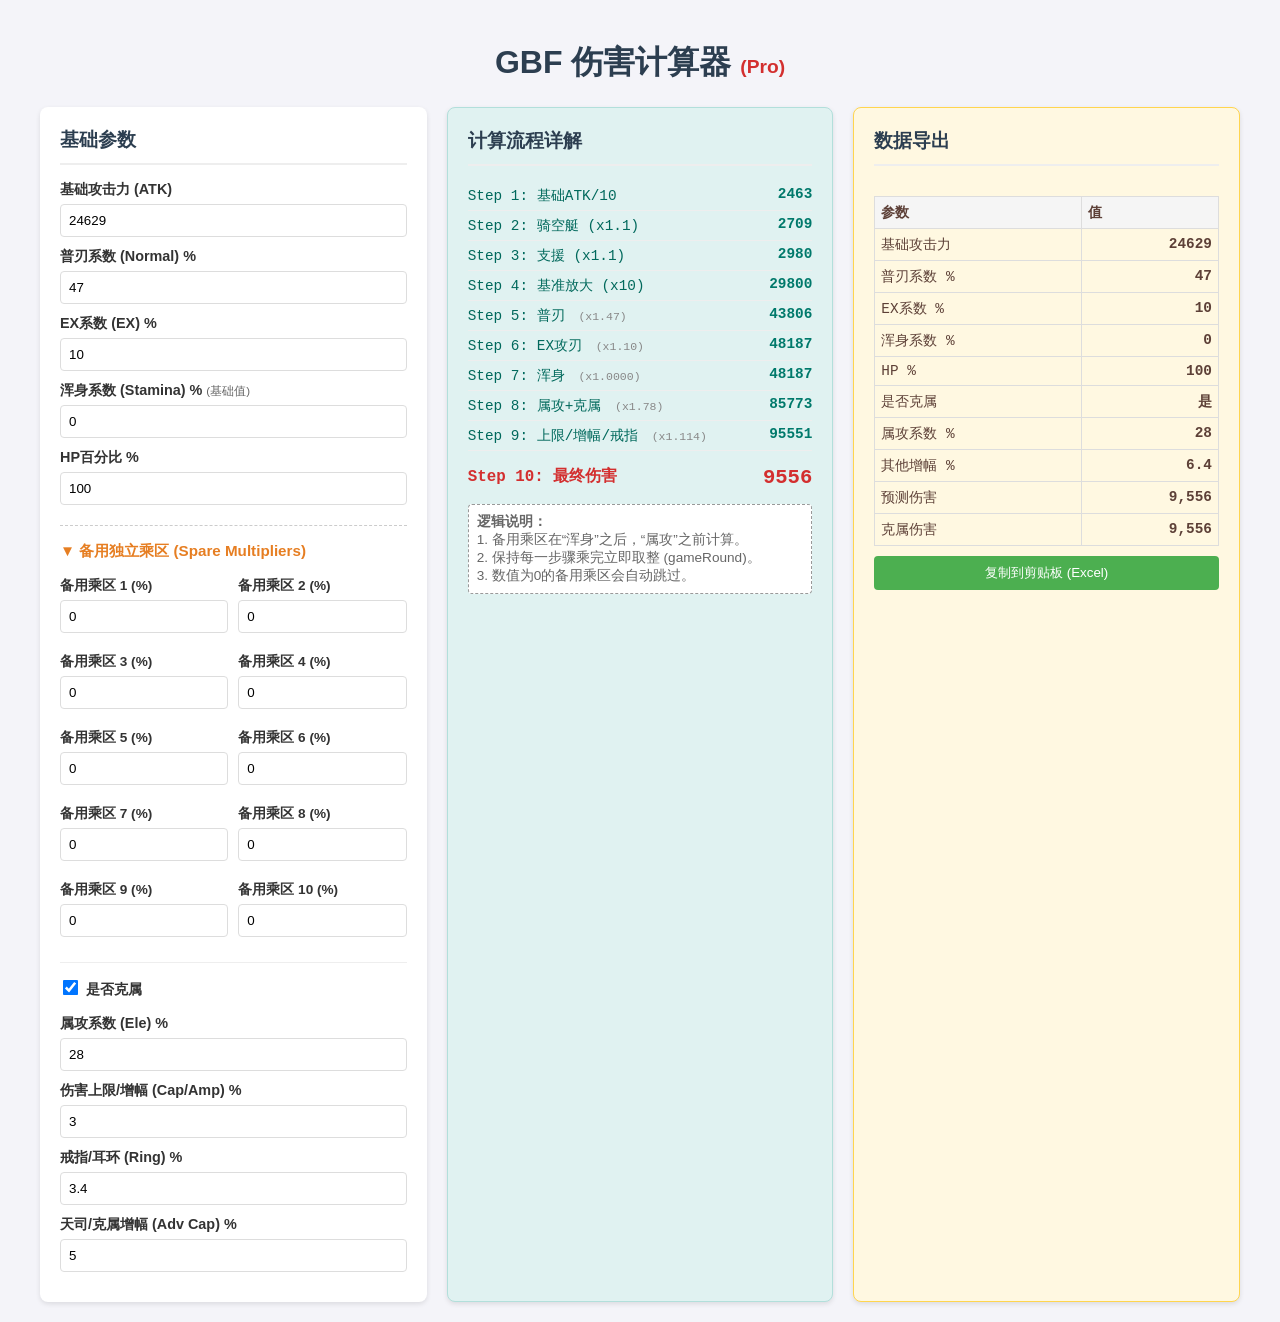
<file: 测试工具/dmgtest.html>
<!DOCTYPE html>
<html lang="zh-CN">
<head>
    <meta charset="UTF-8">
    <meta name="viewport" content="width=device-width, initial-scale=1.0">
    <title>GBF 伤害计算器 (含10个备用乘区)</title>
    <style>
        body { font-family: "Segoe UI", Tahoma, Geneva, Verdana, sans-serif; background-color: #f4f4f9; color: #333; max-width: 1200px; margin: 0 auto; padding: 20px; }
        h1 { text-align: center; color: #2c3e50; }
        .container { display: grid; grid-template-columns: 1fr 1fr 1fr; gap: 20px; }
        @media (max-width: 1024px) { .container { grid-template-columns: 1fr 1fr; } }
        @media (max-width: 768px) { .container { grid-template-columns: 1fr; } }
        .card { background: white; padding: 20px; border-radius: 8px; box-shadow: 0 2px 5px rgba(0,0,0,0.1); display: flex; flex-direction: column; }
        .input-group { margin-bottom: 10px; }
        label { display: block; margin-bottom: 5px; font-weight: bold; font-size: 0.9em; }
        .sub-label { font-size: 0.8em; color: #666; font-weight: normal; }
        input[type="number"] { width: 100%; padding: 8px; border: 1px solid #ddd; border-radius: 4px; box-sizing: border-box; }
        input[type="checkbox"] { transform: scale(1.2); margin-right: 5px; }
        
        /* 备用乘区特定样式 */
        .backup-grid { display: grid; grid-template-columns: 1fr 1fr; gap: 10px; border-top: 1px dashed #ccc; padding-top: 15px; margin-top: 10px; }
        .backup-title { grid-column: 1 / -1; font-weight: bold; color: #e67e22; margin-bottom: 5px; font-size: 0.95em; }

        .result-box { background-color: #e0f2f1; border: 1px solid #b2dfdb; color: #00695c; }
        .data-box { background-color: #fff8e1; border: 1px solid #ffd54f; color: #5d4037; }
        .step-list { list-style-type: none; padding: 0; margin: 0; font-family: Consolas, monospace; font-size: 0.9em; }
        .step-list li { padding: 5px 0; border-bottom: 1px solid #eee; display: flex; justify-content: space-between; }
        .step-list li:last-child { border-bottom: none; font-weight: bold; font-size: 1.1em; color: #d32f2f; margin-top: 10px; }
        .highlight { color: #00796b; font-weight: bold; }
        .note { font-size: 0.85em; color: #666; background: #fff; padding: 8px; border-radius: 4px; margin-top: 10px; border: 1px dashed #999; }
        .data-table { width: 100%; border-collapse: collapse; margin-top: 15px; font-family: Consolas, monospace; font-size: 0.9em; }
        .data-table th, .data-table td { padding: 6px; border: 1px solid #ddd; }
        .data-table th { background-color: #f5f5f5; text-align: left; }
        .damage-value { font-weight: bold; color: #d32f2f; }
        .copy-btn { margin-top: 10px; padding: 8px 12px; background-color: #4caf50; color: white; border: none; border-radius: 4px; cursor: pointer; }
        .copy-btn:hover { background-color: #45a049; }
        h3 { margin-top: 0; color: #2c3e50; border-bottom: 2px solid #eee; padding-bottom: 10px; margin-bottom: 15px; }
    </style>
</head>
<body>

    <h1>GBF 伤害计算器 <span style="font-size:0.6em; color:#d32f2f;">(Pro)</span></h1>

    <div class="container">
        <div class="card">
            <h3>基础参数</h3>
            <div class="input-group">
                <label>基础攻击力 (ATK)</label>
                <input type="number" id="atk_base" value="24629" oninput="calculate()">
            </div>
            <div class="input-group">
                <label>普刃系数 (Normal) %</label>
                <input type="number" id="p_mult" value="47" step="1" oninput="calculate()">
            </div>
            <div class="input-group">
                <label>EX系数 (EX) %</label>
                <input type="number" id="e_mult" value="10" step="1" oninput="calculate()">
            </div>
            <div class="input-group">
                <label>浑身系数 (Stamina) % <span class="sub-label">(基础值)</span></label>
                <input type="number" id="h_base_mult" value="0" step="1" oninput="calculate()">
            </div>
            <div class="input-group">
                <label>HP百分比 %</label>
                <input type="number" id="hp_percent" value="100" min="0" max="100" oninput="calculate()">
            </div>
            
            <div id="backup-container" class="backup-grid">
                <div class="backup-title">▼ 备用独立乘区 (Spare Multipliers)</div>
                </div>

            <hr style="width:100%; margin: 15px 0; border:0; border-top:1px solid #eee;">

            <div class="input-group">
                <label><input type="checkbox" id="is_advantage" checked onchange="calculate()"> 是否克属</label>
            </div>
            <div class="input-group">
                <label>属攻系数 (Ele) %</label>
                <input type="number" id="ele_mult" value="28" step="1" oninput="calculate()">
            </div>
            <div class="input-group">
                <label>伤害上限/增幅 (Cap/Amp) %</label>
                <input type="number" id="nda" value="3" step="1" oninput="calculate()">
            </div>
             <div class="input-group">
                <label>戒指/耳环 (Ring) %</label>
                <input type="number" id="r_mult" value="3.4" step="0.1" oninput="calculate()">
            </div>
            <div class="input-group">
                <label>天司/克属增幅 (Adv Cap) %</label>
                <input type="number" id="eada" value="5" step="1" oninput="calculate()">
            </div>
        </div>

        <div class="card result-box">
            <h3>计算流程详解</h3>
            <ul class="step-list" id="log"></ul>
            <div class="note">
                <strong>逻辑说明：</strong><br>
                1. 备用乘区在“浑身”之后，“属攻”之前计算。<br>
                2. 保持每一步骤乘完立即取整 (gameRound)。<br>
                3. 数值为0的备用乘区会自动跳过。
            </div>
        </div>

        <div class="card data-box">
            <h3>数据导出</h3>
            <table class="data-table">
                <thead><tr><th>参数</th><th>值</th></tr></thead>
                <tbody id="data-table-body"></tbody>
            </table>
            <button class="copy-btn" onclick="copyTableToClipboard()">复制到剪贴板 (Excel)</button>
        </div>
    </div>

    <script>
        // --- 1. 初始化设置 ---
        const BACKUP_COUNT = 10;

        // 页面加载时生成备用乘区输入框
        (function initBackupInputs() {
            const container = document.getElementById('backup-container');
            for (let i = 1; i <= BACKUP_COUNT; i++) {
                const div = document.createElement('div');
                div.className = 'input-group';
                div.innerHTML = `
                    <label style="font-size:0.85em">备用乘区 ${i} (%)</label>
                    <input type="number" id="backup_${i}" value="0" step="1" oninput="calculate()" placeholder="0">
                `;
                container.appendChild(div);
            }
        })();

        // --- 2. 核心精度工具函数 ---
        // 游戏实际取整：加0.5后向下取整，含epsilon修正
        const gameRound = (num) => Math.floor(num + 0.5 + 1e-12);
        // 最终伤害取整：除以10向上取整
        const finalRound = (num) => Math.ceil(num / 10 - 1e-12);

        // --- 3. 计算逻辑核心 (逻辑与视图分离) ---
        // 输入：所有参数对象；输出：最终伤害值 + 步骤日志数组
        function performCalculation(inputs) {
            let logSteps = []; // 用于存储每一步的描述和结果
            let val = 0; // 临时变量

            // Helper to push log
            const addLog = (name, value, desc = "") => {
                logSteps.push({ name, value, desc });
            };

            // Step 1: 基础 / 10
            let current = Math.ceil(inputs.atk / 10);
            addLog("基础ATK/10", current);

            // Step 2: 骑空艇 1.1
            current = Math.round(current * 1.1 + 1e-12);
            addLog("骑空艇 (x1.1)", current);

            // Step 3: 支援 1.1
            current = Math.round(current * 1.1 + 1e-12);
            addLog("支援 (x1.1)", current);

            // Step 4: 基准放大 x10
            current = current * 10;
            addLog("基准放大 (x10)", current);

            // Step 5: 普刃
            val = inputs.p_mult;
            current = gameRound(current * (1 + val));
            addLog("普刃", current, `x${(1+val).toFixed(2)}`);

            // Step 6: EX
            val = inputs.e_mult;
            current = gameRound(current * (1 + val));
            addLog("EX攻刃", current, `x${(1+val).toFixed(2)}`);

            // Step 7: 浑身 (模拟通用曲线)
            const hpRatio = inputs.hp / 50;
            const base_curve = (Math.pow(hpRatio, 2.9) + 2.1) / 100;
            const max_curve = (Math.pow(2, 2.9) + 2.1) / 100;
            let stam_real = 0;
            if (max_curve !== 0) stam_real = inputs.h_mult * (base_curve / max_curve);
            
            current = gameRound(current * (1 + stam_real));
            addLog("浑身", current, `x${(1+stam_real).toFixed(4)}`);

            // --- 插入：备用乘区循环 ---
            inputs.backups.forEach((bVal, idx) => {
                if (bVal !== 0) {
                    current = gameRound(current * (1 + bVal));
                    addLog(`备用乘区 ${idx + 1}`, current, `x${(1+bVal).toFixed(2)}`);
                }
            });

            // Step 9: 属攻 + 克属固定0.5
            const advBonus = inputs.isAdv ? 0.5 : 0;
            const totalEle = 1.0 + inputs.ele_mult + advBonus;
            current = gameRound(current * totalEle);
            addLog("属攻+克属", current, `x${totalEle.toFixed(2)}`);

            // Step 10: 增幅 + 上限 + 戒指 + 天司
            const advCap = inputs.isAdv ? inputs.eada : 0;
            const totalAmp = 1 + inputs.nda + advCap + inputs.r_mult;
            current = gameRound(current * totalAmp);
            addLog("上限/增幅/戒指", current, `x${totalAmp.toFixed(3)}`);

            // Step 11: 最终取整
            const final = finalRound(current);
            addLog("最终伤害", final, "", true); // true 标记为高亮结果

            return { damage: final, logs: logSteps };
        }

        // --- 4. UI 交互层 ---
        function getInputsFromDOM(forceAdvantage = null) {
            // 获取备用乘区数组
            const backups = [];
            for(let i=1; i<=BACKUP_COUNT; i++) {
                backups.push((parseFloat(document.getElementById(`backup_${i}`).value) || 0) / 100);
            }

            return {
                atk: parseFloat(document.getElementById('atk_base').value) || 0,
                p_mult: (parseFloat(document.getElementById('p_mult').value) || 0) / 100,
                e_mult: (parseFloat(document.getElementById('e_mult').value) || 0) / 100,
                h_mult: (parseFloat(document.getElementById('h_base_mult').value) || 0) / 100,
                hp: parseFloat(document.getElementById('hp_percent').value) || 0,
                isAdv: forceAdvantage !== null ? forceAdvantage : document.getElementById('is_advantage').checked,
                ele_mult: (parseFloat(document.getElementById('ele_mult').value) || 0) / 100,
                nda: (parseFloat(document.getElementById('nda').value) || 0) / 100,
                r_mult: (parseFloat(document.getElementById('r_mult').value) || 0) / 100,
                eada: (parseFloat(document.getElementById('eada').value) || 0) / 100,
                backups: backups
            };
        }

        function calculate() {
            // 1. 获取当前输入
            const currentInputs = getInputsFromDOM();
            // 2. 执行计算
            const result = performCalculation(currentInputs);
            
            // 3. 渲染日志
            const logEl = document.getElementById('log');
            logEl.innerHTML = result.logs.map((step, idx) => {
                const stepNum = idx + 1;
                const descSpan = step.desc ? `<span style="font-size:0.8em; color:#888; margin-left:5px;">(${step.desc})</span>` : '';
                const valClass = step.name === "最终伤害" ? "highlight" : "highlight";
                const valStyle = step.name === "最终伤害" ? "font-size:1.3em; color:#d32f2f;" : "";
                
                return `<li>
                    <span>Step ${stepNum}: ${step.name} ${descSpan}</span>
                    <span class="${valClass}" style="${valStyle}">${step.value}</span>
                </li>`;
            }).join('');

            // 4. 计算克属对比 (强制 True)
            const advInputs = getInputsFromDOM(true);
            const advResult = performCalculation(advInputs);

            // 5. 更新数据表格
            updateTable(currentInputs, result.damage, advResult.damage);
        }

        function updateTable(inputs, currentDmg, advDmg) {
            const tbody = document.getElementById('data-table-body');
            
            // 构建基础行
            let rows = [
                ['基础攻击力', inputs.atk],
                ['普刃系数 %', (inputs.p_mult * 100).toFixed(0)],
                ['EX系数 %', (inputs.e_mult * 100).toFixed(0)],
                ['浑身系数 %', (inputs.h_mult * 100).toFixed(0)],
                ['HP %', inputs.hp],
            ];

            // 动态添加非0的备用乘区到表格
            inputs.backups.forEach((val, idx) => {
                if(val !== 0) {
                    rows.push([`备用乘区 ${idx+1} %`, (val * 100).toFixed(2)]);
                }
            });

            // 添加剩余行
            rows.push(
                ['是否克属', inputs.isAdv ? "是" : "否"],
                ['属攻系数 %', (inputs.ele_mult * 100).toFixed(0)],
                ['其他增幅 %', ((inputs.nda + inputs.r_mult)*100).toFixed(1)],
                ['预测伤害', currentDmg.toLocaleString()],
                ['克属伤害', advDmg.toLocaleString()]
            );

            tbody.innerHTML = rows.map(r => `
                <tr>
                    <td style="width:60%">${r[0]}</td>
                    <td style="font-weight:bold; text-align:right">${r[1]}</td>
                </tr>
            `).join('');
        }

        function copyTableToClipboard() {
            const rows = document.querySelectorAll('#data-table-body tr');
            let text = "参数\t值\n";
            rows.forEach(row => {
                const cols = row.querySelectorAll('td');
                text += `${cols[0].innerText}\t${cols[1].innerText}\n`;
            });
            
            navigator.clipboard.writeText(text).then(() => {
                const btn = document.querySelector('.copy-btn');
                const oldText = btn.innerText;
                btn.innerText = "已复制！";
                btn.style.backgroundColor = "#2196f3";
                setTimeout(() => {
                    btn.innerText = oldText;
                    btn.style.backgroundColor = "#4caf50";
                }, 1500);
            });
        }

        // 启动首次计算
        calculate();

    </script>
</body>
</html>
</file>
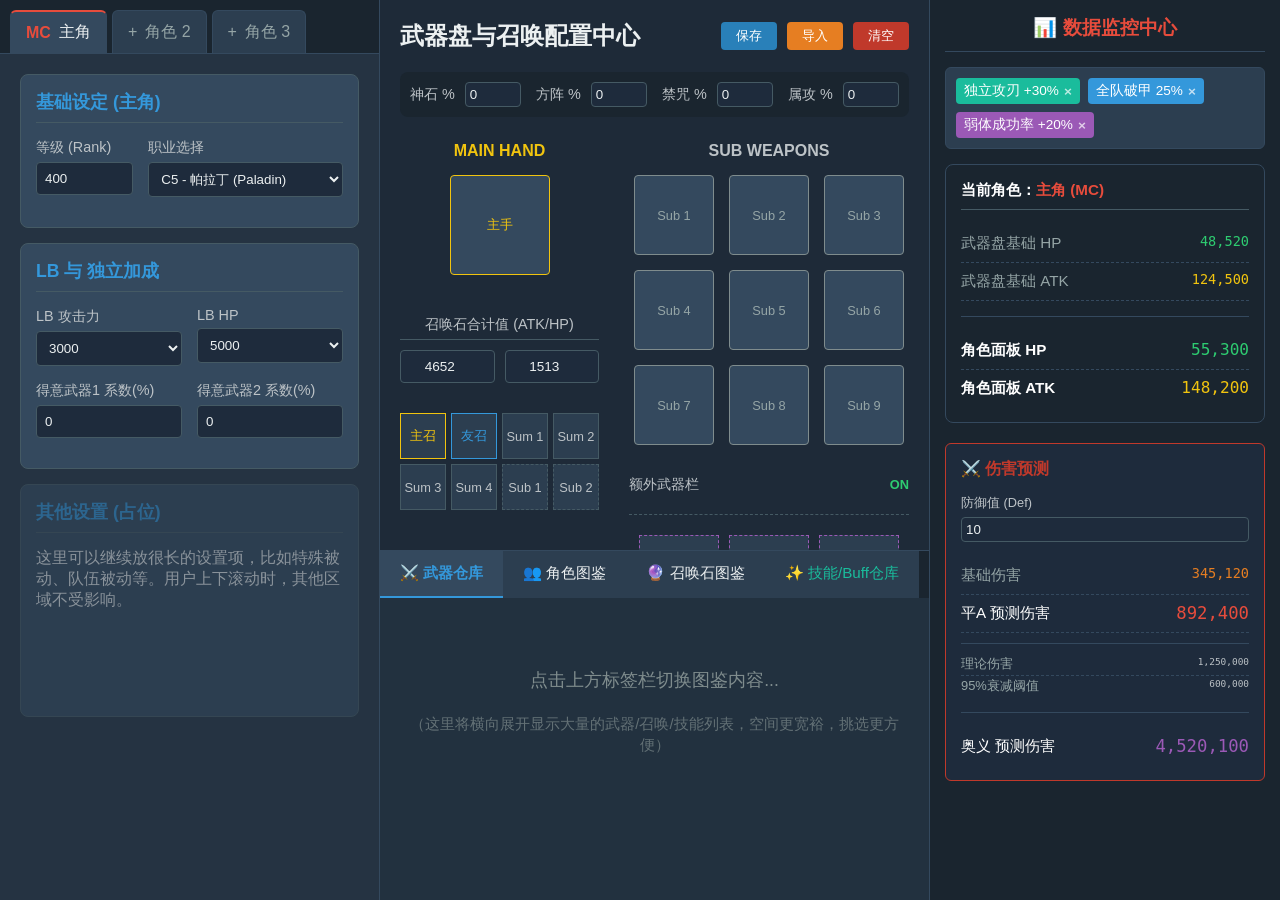
<file: 测试工具/layout_test.html>
<!DOCTYPE html>
<html lang="zh-CN">
<head>
    <meta charset="UTF-8">
    <meta name="viewport" content="width=device-width, initial-scale=1.0">
    <title>GBF 模拟器 - UI 布局测试 (中心武器盘)</title>
    <style>
        * {
            box-sizing: border-box;
            margin: 0;
            padding: 0;
        }

        body {
            font-family: -apple-system, BlinkMacSystemFont, "Segoe UI", Roboto, Helvetica, Arial, sans-serif;
            background-color: #1e1e1e;
            color: #ecf0f1;
            display: flex;
            height: 100vh; /* 满屏高度 */
            overflow: hidden; /* 防止整个页面滚动，用内部滚动 */
        }

        /* ==== 整体三栏布局 ==== */
        .left-panel {
            width: 380px;
            min-width: 380px;
            background-color: #253342;
            display: flex;
            flex-direction: column;
            border-right: 1px solid #34495e;
            overflow-y: auto;
        }

        .center-panel {
            flex: 1; /* 占据中间剩余空间 */
            min-width: 400px;
            background-color: #1e2a38;
            border-right: 1px solid #34495e;
            display: flex;
            flex-direction: column;
        }

        .right-panel {
            width: 350px;
            min-width: 350px;
            background-color: #1a252f;
            display: flex;
            flex-direction: column;
            padding: 15px;
            overflow-y: auto;
        }

        /* ==== 通用区块样式 ==== */
        .section-box {
            background-color: #34495e;
            border-radius: 8px;
            padding: 15px;
            margin-bottom: 15px;
            border: 1px solid #455a64;
        }

        .section-title {
            font-size: 1.1em;
            font-weight: bold;
            margin-bottom: 15px;
            color: #3498db;
            border-bottom: 1px solid #455a64;
            padding-bottom: 8px;
        }

        /* ==== 左栏：角色设置区 ==== */
        .char-nav {
            display: flex;
            background-color: #1a252f;
            padding: 10px 10px 0 10px;
            gap: 5px;
            border-bottom: 1px solid #34495e;
        }

        .char-slot-btn {
            padding: 10px 15px;
            background-color: #2c3e50;
            border-radius: 6px 6px 0 0;
            cursor: pointer;
            display: flex;
            align-items: center;
            gap: 8px;
            border: 1px solid #34495e;
            border-bottom: none;
            color: #95a5a6;
            transition: all 0.2s;
        }

        .char-slot-btn.active {
            background-color: #34495e;
            color: #ecf0f1;
            border-top: 2px solid #e74c3c;
        }

        .char-settings-scroll {
            flex: 1;
            padding: 20px;
        }

        .form-group {
            margin-bottom: 15px;
        }

        .form-label {
            display: block;
            margin-bottom: 5px;
            color: #bdc3c7;
            font-size: 0.9em;
        }

        .form-control {
            width: 100%;
            padding: 8px;
            background-color: #1e2b3c;
            border: 1px solid #455a64;
            color: #ecf0f1;
            border-radius: 4px;
        }

        /* ==== 中栏：武器盘与图鉴区 ==== */
        .center-top-grid {
            padding: 20px;
            flex: 1;
            overflow-y: auto;
            display: flex;
            flex-direction: column;
            align-items: center;
        }

        .grid-layout-mock {
            display: flex;
            gap: 30px;
            width: 100%;
            justify-content: center;
        }

        .main-slot-area-mock {
            display: flex;
            flex-direction: column;
            align-items: center;
            width: 280px;
        }

        .sub-slots-area-wrapper-mock {
            display: flex;
            flex-direction: column;
            width: 280px;
        }

        .grid-slot-mock {
            width: 80px;
            height: 80px;
            background-color: #34495e;
            border-radius: 4px;
            border: 1px solid #7f8c8d;
            display: flex;
            align-items: center;
            justify-content: center;
            color: #95a5a6;
            font-size: 0.8em;
            margin: 5px;
        }

        .grid-slot-mock.main {
            width: 100px;
            height: 100px;
            border-color: #f1c40f;
            color: #f1c40f;
            margin-bottom: 20px;
        }

        .sub-grid-container {
            display: grid;
            grid-template-columns: repeat(3, 1fr);
            gap: 5px;
            margin-bottom: 15px;
        }

        .summons-grid-mock {
            display: grid;
            grid-template-columns: repeat(4, 1fr);
            gap: 5px;
            margin-top: 15px;
            width: 100%;
        }

        .summon-slot-mock {
            aspect-ratio: 1;
            background-color: #2c3e50;
            border: 1px solid #455a64;
            display: flex;
            align-items: center;
            justify-content: center;
            font-size: 0.8em;
            color: #bdc3c7;
        }
        
        .summon-slot-mock.main-sum { border-color: #f1c40f; color: #f1c40f; }
        .summon-slot-mock.friend-sum { border-color: #3498db; color: #3498db; }

        .extra-weapon-slots-mock {
            display: flex;
            justify-content: center;
            gap: 10px;
            margin-top: 20px;
            padding-top: 20px;
            border-top: 1px dashed #455a64;
        }

        .extra-slot-mock {
            width: 80px;
            height: 80px;
            background-color: #2c3e50;
            border: 1px dashed #9b59b6;
            color: #9b59b6;
            display: flex;
            align-items: center;
            justify-content: center;
        }

        /* 底部大图鉴与仓库区 */
        .center-bottom-tabs {
            height: 350px;
            background-color: #22313f;
            border-top: 1px solid #34495e;
            display: flex;
            flex-direction: column;
        }

        .tab-headers {
            display: flex;
            background-color: #1a252f;
            overflow-x: auto;
            white-space: nowrap;
        }
        
        .tab-headers::-webkit-scrollbar { height: 4px; }
        .tab-headers::-webkit-scrollbar-track { background: #1a252f; }
        .tab-headers::-webkit-scrollbar-thumb { background: #34495e; border-radius: 2px; }

        .tab-btn {
            padding: 12px 20px;
            text-align: center;
            cursor: pointer;
            background-color: #2c3e50;
            border-bottom: 2px solid transparent;
            font-size: 0.95em;
            flex: 0 0 auto;
            transition: all 0.2s;
        }

        .tab-btn.active {
            background-color: #34495e;
            border-bottom-color: #3498db;
            color: #3498db;
            font-weight: bold;
        }

        .tab-btn:hover { background-color: #34495e; }

        /* ==== 右栏：固定监控区 (面板与伤害) ==== */
        .monitor-panel {
            position: sticky;
            top: 0;
        }

        .monitor-header {
            font-size: 1.2em;
            font-weight: bold;
            color: #e74c3c;
            text-align: center;
            margin-bottom: 15px;
            padding-bottom: 10px;
            border-bottom: 1px solid #34495e;
        }

        .active-buffs-bar {
            background-color: #2c3e50;
            border: 1px solid #34495e;
            border-radius: 6px;
            padding: 10px;
            margin-bottom: 15px;
            display: flex;
            flex-wrap: wrap;
            gap: 8px;
            min-height: 48px;
            align-items: center;
        }

        .active-buff-tag {
            background-color: #1abc9c;
            color: #fff;
            padding: 4px 8px;
            border-radius: 4px;
            font-size: 0.85em;
            display: flex;
            align-items: center;
            gap: 5px;
        }

        .active-buff-tag .close-btn {
            cursor: pointer;
            font-weight: bold;
            opacity: 0.7;
        }

        .active-buff-tag .close-btn:hover {
            opacity: 1;
        }

        .data-row {
            display: flex;
            justify-content: space-between;
            padding: 8px 0;
            border-bottom: 1px dashed #34495e;
            font-size: 0.95em;
        }

        .data-row:last-child {
            border-bottom: none;
        }

        .data-label {
            color: #95a5a6;
        }

        .data-value {
            font-family: monospace;
            font-size: 1.1em;
            color: #f1c40f;
        }

        .data-value.hp {
            color: #2ecc71;
        }

        .dmg-predict-box {
            background-color: #1e2b3c;
            border-radius: 6px;
            padding: 15px;
            margin-top: 20px;
            border: 1px solid #c0392b;
        }

        .dmg-title {
            color: #c0392b;
            font-weight: bold;
            margin-bottom: 15px;
            display: flex;
            align-items: center;
            gap: 10px;
        }

        .dmg-details {
            margin-top: 10px;
            padding-top: 10px;
            border-top: 1px solid #34495e;
            font-size: 0.85em;
            color: #bdc3c7;
        }
    </style>
</head>
<body>

    <!-- ==================== 左栏：角色设置区 (原中栏) ==================== -->
    <div class="left-panel">
        <div class="char-nav">
            <div class="char-slot-btn active">
                <span style="color:#e74c3c; font-weight:bold;">MC</span>
                <span>主角</span>
            </div>
            <div class="char-slot-btn">
                <span>+</span>
                <span>角色 2</span>
            </div>
            <div class="char-slot-btn">
                <span>+</span>
                <span>角色 3</span>
            </div>
        </div>

        <div class="char-settings-scroll">
            <div class="section-box">
                <div class="section-title">基础设定 (主角)</div>
                <div style="display: flex; gap: 15px;">
                    <div class="form-group" style="flex: 1;">
                        <label class="form-label">等级 (Rank)</label>
                        <input type="number" class="form-control" value="400">
                    </div>
                    <div class="form-group" style="flex: 2;">
                        <label class="form-label">职业选择</label>
                        <select class="form-control">
                            <option>C5 - 帕拉丁 (Paladin)</option>
                            <option>C5 - 维京 (Viking)</option>
                        </select>
                    </div>
                </div>
            </div>

            <div class="section-box">
                <div class="section-title">LB 与 独立加成</div>
                <div style="display: flex; gap: 15px;">
                    <div class="form-group" style="flex: 1;">
                        <label class="form-label">LB 攻击力</label>
                        <select class="form-control">
                            <option>3000</option>
                            <option>0</option>
                        </select>
                    </div>
                    <div class="form-group" style="flex: 1;">
                        <label class="form-label">LB HP</label>
                        <select class="form-control">
                            <option>5000</option>
                            <option>0</option>
                        </select>
                    </div>
                </div>
                <div style="display: flex; gap: 15px;">
                    <div class="form-group" style="flex: 1;">
                        <label class="form-label">得意武器1 系数(%)</label>
                        <input type="number" class="form-control" value="0">
                    </div>
                    <div class="form-group" style="flex: 1;">
                        <label class="form-label">得意武器2 系数(%)</label>
                        <input type="number" class="form-control" value="0">
                    </div>
                </div>
            </div>

            <div class="section-box" style="opacity: 0.5;">
                <div class="section-title">其他设置 (占位)</div>
                <p>这里可以继续放很长的设置项，比如特殊被动、队伍被动等。用户上下滚动时，其他区域不受影响。</p>
                <br><br><br><br><br>
            </div>
        </div>
    </div>

    <!-- ==================== 中栏：核心武器盘与仓库 ==================== -->
    <div class="center-panel">
        
        <div class="center-top-grid">
            <div style="width: 100%; display: flex; justify-content: space-between; align-items: center; margin-bottom: 20px;">
                <h2 style="color: #ecf0f1;">武器盘与召唤配置中心</h2>
                <div style="display: flex; gap: 10px;">
                    <button style="padding: 5px 15px; background: #2980b9; color: white; border: none; border-radius: 4px; cursor: pointer;">保存</button>
                    <button style="padding: 5px 15px; background: #e67e22; color: white; border: none; border-radius: 4px; cursor: pointer;">导入</button>
                    <button style="padding: 5px 15px; background: #c0392b; color: white; border: none; border-radius: 4px; cursor: pointer;">清空</button>
                </div>
            </div>

            <!-- 加成输入行 -->
            <div style="display: flex; gap: 15px; margin-bottom: 25px; width: 100%; background: #1a252f; padding: 10px; border-radius: 8px;">
                <div style="flex: 1; display: flex; align-items: center; gap: 10px;">
                    <label style="color: #bdc3c7; font-size: 0.9em; white-space: nowrap;">神石 %</label>
                    <input type="number" class="form-control" value="0" style="padding: 4px;">
                </div>
                <div style="flex: 1; display: flex; align-items: center; gap: 10px;">
                    <label style="color: #bdc3c7; font-size: 0.9em; white-space: nowrap;">方阵 %</label>
                    <input type="number" class="form-control" value="0" style="padding: 4px;">
                </div>
                <div style="flex: 1; display: flex; align-items: center; gap: 10px;">
                    <label style="color: #bdc3c7; font-size: 0.9em; white-space: nowrap;">禁咒 %</label>
                    <input type="number" class="form-control" value="0" style="padding: 4px;">
                </div>
                <div style="flex: 1; display: flex; align-items: center; gap: 10px;">
                    <label style="color: #bdc3c7; font-size: 0.9em; white-space: nowrap;">属攻 %</label>
                    <input type="number" class="form-control" value="0" style="padding: 4px;">
                </div>
            </div>

            <!-- 核心武器盘布局 (参考 index1.html 的结构) -->
            <div class="grid-layout-mock">
                <!-- 左半部：主手与召唤 -->
                <div class="main-slot-area-mock">
                    <div style="text-align: center; margin-bottom: 10px; color: #f1c40f; font-weight: bold;">MAIN HAND</div>
                    <div class="grid-slot-mock main">主手</div>
                    
                    <div style="text-align: center; margin: 20px 0 10px 0; color: #bdc3c7; font-size: 0.9em; width: 100%; border-bottom: 1px solid #455a64; padding-bottom: 5px;">召唤石合计值 (ATK/HP)</div>
                    <div style="display: flex; gap: 10px; width: 100%; margin-bottom: 15px;">
                        <input type="number" class="form-control" value="4652" placeholder="ATK" style="font-size: 0.85em; text-align: center;">
                        <input type="number" class="form-control" value="1513" placeholder="HP" style="font-size: 0.85em; text-align: center;">
                    </div>

                    <div class="summons-grid-mock">
                        <div class="summon-slot-mock main-sum">主召</div>
                        <div class="summon-slot-mock friend-sum">友召</div>
                        <div class="summon-slot-mock">Sum 1</div>
                        <div class="summon-slot-mock">Sum 2</div>
                        <div class="summon-slot-mock">Sum 3</div>
                        <div class="summon-slot-mock">Sum 4</div>
                        <div class="summon-slot-mock" style="border-style: dashed;">Sub 1</div>
                        <div class="summon-slot-mock" style="border-style: dashed;">Sub 2</div>
                    </div>
                </div>

                <!-- 右半部：9格武器盘与额外栏 -->
                <div class="sub-slots-area-wrapper-mock">
                    <div style="text-align: center; margin-bottom: 10px; color: #bdc3c7; font-weight: bold;">SUB WEAPONS</div>
                    <div class="sub-grid-container">
                        <div class="grid-slot-mock">Sub 1</div>
                        <div class="grid-slot-mock">Sub 2</div>
                        <div class="grid-slot-mock">Sub 3</div>
                        <div class="grid-slot-mock">Sub 4</div>
                        <div class="grid-slot-mock">Sub 5</div>
                        <div class="grid-slot-mock">Sub 6</div>
                        <div class="grid-slot-mock">Sub 7</div>
                        <div class="grid-slot-mock">Sub 8</div>
                        <div class="grid-slot-mock">Sub 9</div>
                    </div>

                    <div style="display: flex; justify-content: space-between; align-items: center; margin-top: 10px; cursor: pointer;">
                        <span style="color: #bdc3c7; font-size: 0.9em;">额外武器栏</span>
                        <span style="color: #2ecc71; font-weight: bold; font-size: 0.8em;">ON</span>
                    </div>
                    
                    <div class="extra-weapon-slots-mock">
                        <div class="extra-slot-mock">+ EX</div>
                        <div class="extra-slot-mock">+ EX</div>
                        <div class="extra-slot-mock">+ EX</div>
                    </div>
                </div>
            </div>
            
        </div>

        <!-- 底部大图鉴与仓库区 -->
        <div class="center-bottom-tabs">
            <div class="tab-headers">
                <div class="tab-btn active">⚔️ 武器仓库</div>
                <div class="tab-btn">👥 角色图鉴</div>
                <div class="tab-btn">🔮 召唤石图鉴</div>
                <div class="tab-btn" style="color:#1abc9c;">✨ 技能/Buff仓库</div>
            </div>
            <div style="padding: 20px; color: #7f8c8d; text-align: center; margin-top: 50px; font-size: 1.1em;">
                点击上方标签栏切换图鉴内容...<br><br>
                <span style="font-size: 0.85em; opacity: 0.7;">（这里将横向展开显示大量的武器/召唤/技能列表，空间更宽裕，挑选更方便）</span>
            </div>
        </div>

    </div>

    <!-- ==================== 右栏：数据监控区 (固定可见) ==================== -->
    <div class="right-panel">
        <div class="monitor-panel">
            <div class="monitor-header">
                📊 数据监控中心
            </div>

            <!-- 生效技能横条 -->
            <div class="active-buffs-bar">
                <div class="active-buff-tag">
                    独立攻刃 +30% <span class="close-btn">×</span>
                </div>
                <div class="active-buff-tag" style="background-color: #3498db;">
                    全队破甲 25% <span class="close-btn">×</span>
                </div>
                <div class="active-buff-tag" style="background-color: #9b59b6;">
                    弱体成功率 +20% <span class="close-btn">×</span>
                </div>
            </div>
            
            <div class="section-box" style="background-color: #1a252f; border-color: #34495e;">
                <div class="section-title" style="font-size: 0.95em; color:#fff;">当前角色：<span style="color:#e74c3c;">主角 (MC)</span></div>
                
                <div class="data-row">
                    <span class="data-label">武器盘基础 HP</span>
                    <span class="data-value hp">48,520</span>
                </div>
                <div class="data-row">
                    <span class="data-label">武器盘基础 ATK</span>
                    <span class="data-value">124,500</span>
                </div>
                
                <div style="margin: 15px 0; border-top: 1px solid #34495e;"></div>

                <div class="data-row">
                    <span class="data-label" style="color: #fff; font-weight:bold;">角色面板 HP</span>
                    <span class="data-value hp" style="font-size: 1.3em;">55,300</span>
                </div>
                <div class="data-row">
                    <span class="data-label" style="color: #fff; font-weight:bold;">角色面板 ATK</span>
                    <span class="data-value" style="font-size: 1.3em;">148,200</span>
                </div>
            </div>

            <div class="dmg-predict-box">
                <div class="dmg-title">
                    ⚔️ 伤害预测
                </div>
                
                <div class="form-group">
                    <label class="form-label" style="font-size: 0.8em;">防御值 (Def)</label>
                    <input type="number" class="form-control" value="10" style="padding: 4px;">
                </div>

                <div class="data-row">
                    <span class="data-label">基础伤害</span>
                    <span class="data-value" style="color: #e67e22;">345,120</span>
                </div>
                
                <div class="data-row">
                    <span class="data-label" style="color: #fff;">平A 预测伤害</span>
                    <span class="data-value" style="color: #e74c3c; font-size: 1.4em;">892,400</span>
                </div>
                
                <div class="dmg-details">
                    <div class="data-row" style="padding: 2px 0;">
                        <span class="data-label">理论伤害</span>
                        <span class="data-value" style="font-size: 0.9em; color:#bdc3c7;">1,250,000</span>
                    </div>
                    <div class="data-row" style="padding: 2px 0;">
                        <span class="data-label">95%衰减阈值</span>
                        <span class="data-value" style="font-size: 0.9em; color:#bdc3c7;">600,000</span>
                    </div>
                </div>

                <div style="margin: 15px 0; border-top: 1px solid #34495e;"></div>

                <div class="data-row">
                    <span class="data-label" style="color: #fff;">奥义 预测伤害</span>
                    <span class="data-value" style="color: #9b59b6; font-size: 1.4em;">4,520,100</span>
                </div>
            </div>

        </div>
    </div>

</body>
</html>
</file>
